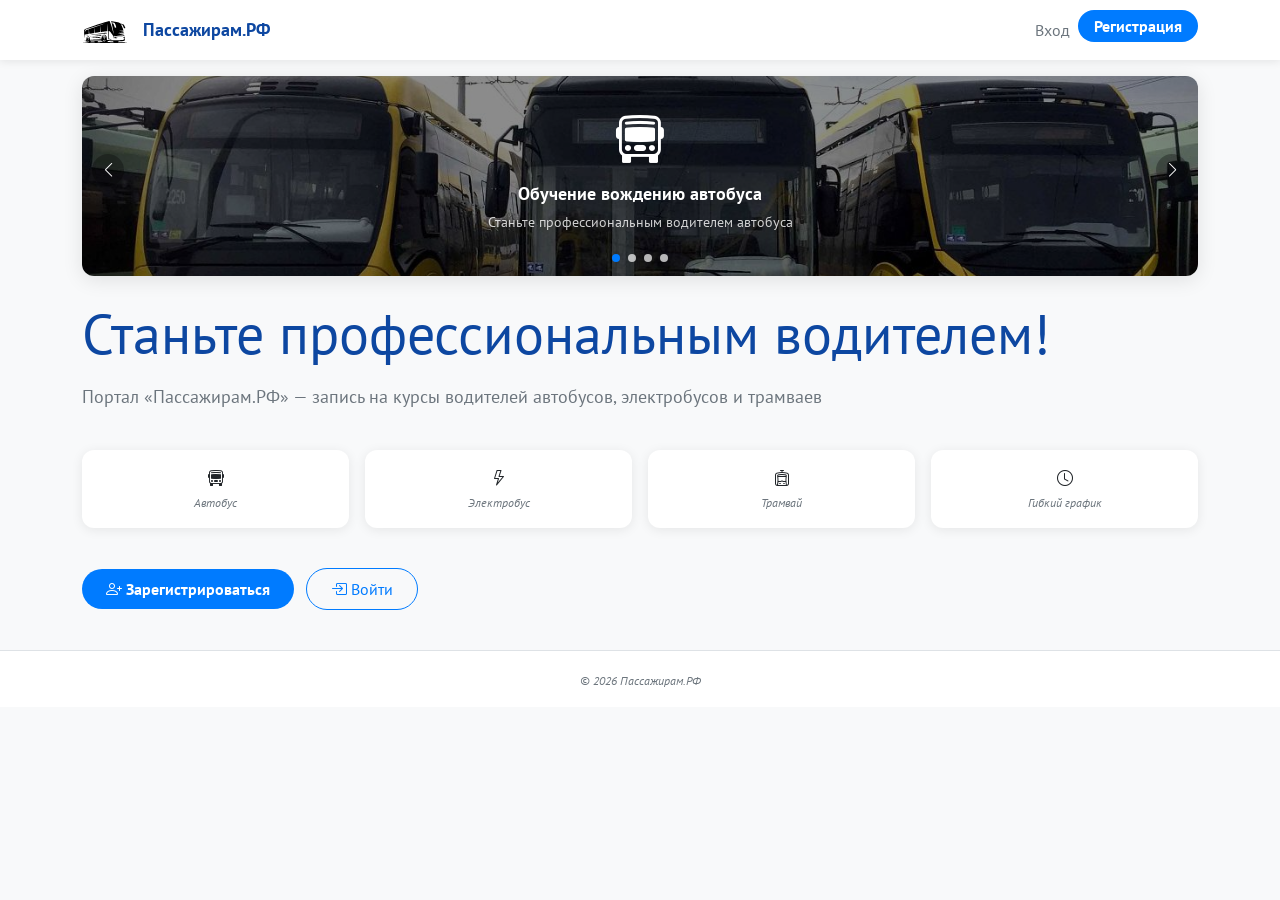
<file: айкина/index.html>
<!DOCTYPE html>
<html lang="ru">
<head>
    <meta charset="UTF-8">
    <meta name="viewport" content="width=device-width, initial-scale=1.0">
    <title>Пассажирам.РФ - Главная</title>
    
    <link href="https://fonts.googleapis.com/css2?family=PT+Sans:wght@400;700&family=PT+Sans:ital@1&display=swap" rel="stylesheet">
    <link href="https://cdn.jsdelivr.net/npm/bootstrap@5.3.0/dist/css/bootstrap.min.css" rel="stylesheet">
    <link rel="stylesheet" href="https://cdn.jsdelivr.net/npm/bootstrap-icons@1.11.0/font/bootstrap-icons.css">
    <link rel="stylesheet" href="https://cdn.jsdelivr.net/npm/swiper@11/swiper-bundle.min.css" />
    <link rel="stylesheet" href="static/css/style.css">
</head>
<body>
    <nav class="navbar navbar-expand-lg" id="mainNav">
        <div class="container">
            <a class="navbar-brand" href="index.html">
                <!-- ЛОГОТИП вместо иконки автобуса -->
                <img src="./img/logo2.svg" alt="Пассажирам.РФ" class="logo-img" style="height: 24px; width: auto; margin-right: 10px;">
                Пассажирам.РФ
            </a>
            <button class="navbar-toggler border-0" type="button" data-bs-toggle="collapse" data-bs-target="#navbarNav">
                <span class="navbar-toggler-icon"></span>
            </button>
            <div class="collapse navbar-collapse" id="navbarNav">
                <ul class="navbar-nav ms-auto">
                    <li class="nav-item">
                        <a class="nav-link" href="templates/login.html">Вход</a>
                    </li>
                    <li class="nav-item">
                        <a class="btn btn-primary btn-sm rounded-pill px-3 text-white" href="templates/register.html">
                            Регистрация
                        </a>
                    </li>
                </ul>
            </div>
        </div>
    </nav>

    <main class="container py-3">
        <!-- СЛАЙДЕР С КАРТИНКАМИ -->
        <div class="swiper mb-4">
            <div class="swiper-wrapper">
                <!-- Слайд 1: Автобус -->
                <div class="swiper-slide" style="background-image: url('./img/avtobys.jpg'); background-size: cover; background-position: center;">
                    <div class="slide-overlay">
                        <div class="slide-content text-center p-4">
                            <i class="bi bi-bus-front" style="font-size: 48px; color: #ffffff;"></i>
                            <h3 class="text-white mt-2">Обучение вождению автобуса</h3>
                            <p class="text-white small" style="opacity: 0.8;">Станьте профессиональным водителем автобуса</p>
                        </div>
                    </div>
                </div>
                
                <!-- Слайд 2: Электробус -->
                <div class="swiper-slide" style="background-image: url('./img/electro.jpg'); background-size: cover; background-position: center;">
                    <div class="slide-overlay">
                        <div class="slide-content text-center p-4">
                            <i class="bi bi-lightning" style="font-size: 48px; color: #ffffff;"></i>
                            <h3 class="text-white mt-2">Электробусы — будущее</h3>
                            <p class="text-white small" style="opacity: 0.8;">Освойте управление современным электробусом</p>
                        </div>
                    </div>
                </div>
                
                <!-- Слайд 3: Трамвай -->
                <div class="swiper-slide" style="background-image: url('./img/1_large.png'); background-size: cover; background-position: center;">
                    <div class="slide-overlay">
                        <div class="slide-content text-center p-4">
                            <i class="bi bi-train-lightrail-front" style="font-size: 48px; color: #ffffff;"></i>
                            <h3 class="text-white mt-2">Курсы вождения трамвая</h3>
                            <p class="text-white small" style="opacity: 0.8;">Надежная профессия в городском транспорте</p>
                        </div>
                    </div>
                </div>
                
                <!-- Слайд 4: Получение прав -->
                <div class="swiper-slide" style="background-image: url('./img/scale_1200.png'); background-size: cover; background-position: center;">
                    <div class="slide-overlay">
                        <div class="slide-content text-center p-4">
                            <i class="bi bi-award" style="font-size: 48px; color: #ffffff;"></i>
                            <h3 class="text-white mt-2">Получите права категории D</h3>
                            <p class="text-white small" style="opacity: 0.8;">Официальное обучение с выдачей удостоверения</p>
                        </div>
                    </div>
                </div>
            </div>
            <div class="swiper-pagination"></div>
            <div class="swiper-button-next"></div>
            <div class="swiper-button-prev"></div>
        </div>

        <div class="row align-items-center">
            <div class="col-12">
                <h1 class="display-4 animate-on-scroll">Станьте профессиональным водителем!</h1>
                <p class="lead mt-3" style="font-size: 18px; color: #6c757d;">
                    Портал «Пассажирам.РФ» — запись на курсы водителей автобусов, электробусов и трамваев
                </p>
                
                <div class="row mt-4 g-3">
                    <div class="col-6 col-md-3 animate-on-scroll">
                        <div class="card text-center p-3">
                            <i class="bi bi-bus-front card-icon"></i>
                            <small class="mt-1">Автобус</small>
                        </div>
                    </div>
                    <div class="col-6 col-md-3 animate-on-scroll" style="animation-delay: 0.1s;">
                        <div class="card text-center p-3">
                            <i class="bi bi-lightning card-icon"></i>
                            <small class="mt-1">Электробус</small>
                        </div>
                    </div>
                    <div class="col-6 col-md-3 animate-on-scroll" style="animation-delay: 0.2s;">
                        <div class="card text-center p-3">
                            <i class="bi bi-train-lightrail-front card-icon"></i>
                            <small class="mt-1">Трамвай</small>
                        </div>
                    </div>
                    <div class="col-6 col-md-3 animate-on-scroll" style="animation-delay: 0.3s;">
                        <div class="card text-center p-3">
                            <i class="bi bi-clock card-icon"></i>
                            <small class="mt-1">Гибкий график</small>
                        </div>
                    </div>
                </div>
                
                <div class="mt-4 animate-on-scroll" style="animation-delay: 0.4s;">
                    <div class="d-grid gap-2 d-sm-block">
                        <a href="templates/register.html" class="btn btn-primary btn-lg rounded-pill px-4 me-2">
                            <i class="bi bi-person-plus"></i> Зарегистрироваться
                        </a>
                        <a href="templates/login.html" class="btn btn-outline-primary btn-lg rounded-pill px-4">
                            <i class="bi bi-box-arrow-in-right"></i> Войти
                        </a>
                    </div>
                </div>
            </div>
        </div>
    </main>

    <footer class="footer">
        <div class="container text-center">
            <small>© 2026 Пассажирам.РФ</small>
        </div>
    </footer>

    <script src="https://cdn.jsdelivr.net/npm/bootstrap@5.3.0/dist/js/bootstrap.bundle.min.js"></script>
    <script src="https://cdn.jsdelivr.net/npm/swiper@11/swiper-bundle.min.js"></script>
    <script src="static/js/main.js"></script>
</body>
</html>
</file>
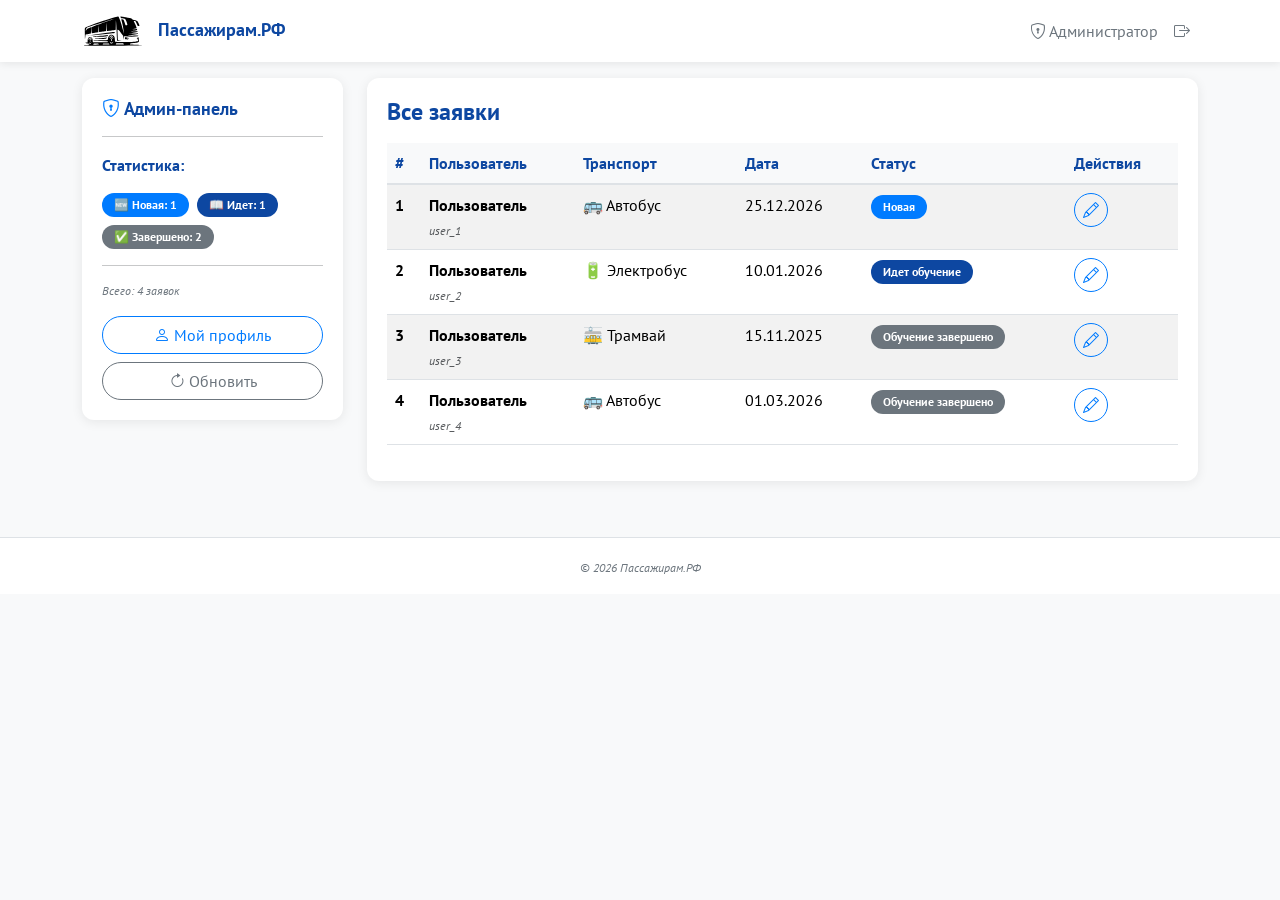
<file: айкина/templates/admin.html>
<!DOCTYPE html>
<html lang="ru">
<head>
    <meta charset="UTF-8">
    <meta name="viewport" content="width=device-width, initial-scale=1.0">
    <title>Пассажирам.РФ - Админ-панель</title>
    
    <link href="https://fonts.googleapis.com/css2?family=PT+Sans:wght@400;700&family=PT+Sans:ital@1&display=swap" rel="stylesheet">
    <link href="https://cdn.jsdelivr.net/npm/bootstrap@5.3.0/dist/css/bootstrap.min.css" rel="stylesheet">
    <link rel="stylesheet" href="https://cdn.jsdelivr.net/npm/bootstrap-icons@1.11.0/font/bootstrap-icons.css">
    <link rel="stylesheet" href="../static/css/style.css">
</head>
<body>
    <nav class="navbar navbar-expand-lg" id="mainNav">
        <div class="container">
            <a class="navbar-brand" href="../index.html">
                <img src="../img/logo2.svg" alt="Пассажирам.РФ" class="logo-img" style="height: 32px; width: auto; margin-right: 10px;">
                Пассажирам.РФ
            </a>
            <button class="navbar-toggler border-0" type="button" data-bs-toggle="collapse" data-bs-target="#navbarNav">
                <span class="navbar-toggler-icon"></span>
            </button>
            <div class="collapse navbar-collapse" id="navbarNav">
                <ul class="navbar-nav ms-auto">
                    <li class="nav-item">
                        <a class="nav-link" href="admin.html">
                            <i class="bi bi-shield-lock"></i> Администратор
                        </a>
                    </li>
                    <li class="nav-item">
                        <a class="nav-link" href="../index.html" onclick="localStorage.removeItem('currentUser')">
                            <i class="bi bi-box-arrow-right"></i>
                        </a>
                    </li>
                </ul>
            </div>
        </div>
    </nav>

    <main class="container py-3">
        <div class="row">
            <div class="col-12 col-lg-3">
                <div class="card animate-on-scroll">
                    <div class="card-body" id="adminStats">
                        <h3 class="mb-3">
                            <i class="bi bi-shield-lock" style="color: #007bff;"></i> Админ-панель
                        </h3>
                        <hr>
                        <div class="mb-3">
                            <p style="font-weight: 700; color: #0d47a1;">Статистика:</p>
                            <div class="d-flex flex-wrap gap-2">
                                <span class="badge badge-status-new">🆕 Новая: <span id="newCount">0</span></span>
                                <span class="badge badge-status-progress">📖 Идет: <span id="progressCount">0</span></span>
                                <span class="badge badge-status-completed">✅ Завершено: <span id="completedCount">0</span></span>
                            </div>
                        </div>
                        <hr>
                        <p class="small-text">Всего: <span id="totalCount">0</span> заявок</p>
                        <a href="profile.html" class="btn btn-outline-primary w-100 rounded-pill">
                            <i class="bi bi-person"></i> Мой профиль
                        </a>
                        <button class="btn btn-outline-secondary w-100 rounded-pill mt-2" onclick="location.reload()">
                            <i class="bi bi-arrow-clockwise"></i> Обновить
                        </button>
                    </div>
                </div>
            </div>
            
            <div class="col-12 col-lg-9">
                <div class="card animate-on-scroll">
                    <div class="card-body">
                        <h2 class="mb-3">Все заявки</h2>
                        
                        <div class="table-responsive">
                            <table class="table table-hover table-striped">
                                <thead>
                                    <tr>
                                        <th>#</th>
                                        <th>Пользователь</th>
                                        <th>Транспорт</th>
                                        <th>Дата</th>
                                        <th>Статус</th>
                                        <th>Действия</th>
                                    </tr>
                                </thead>
                                <tbody id="adminTableBody">
                                    <!-- Заявки будут загружены динамически -->
                                </tbody>
                            </table>
                        </div>
                    </div>
                </div>
            </div>
        </div>
    </main>

    <footer class="footer">
        <div class="container text-center">
            <small>© 2026 Пассажирам.РФ</small>
        </div>
    </footer>

    <script src="https://cdn.jsdelivr.net/npm/bootstrap@5.3.0/dist/js/bootstrap.bundle.min.js"></script>
    <script src="../static/js/main.js"></script>
</body>
</html>
</file>
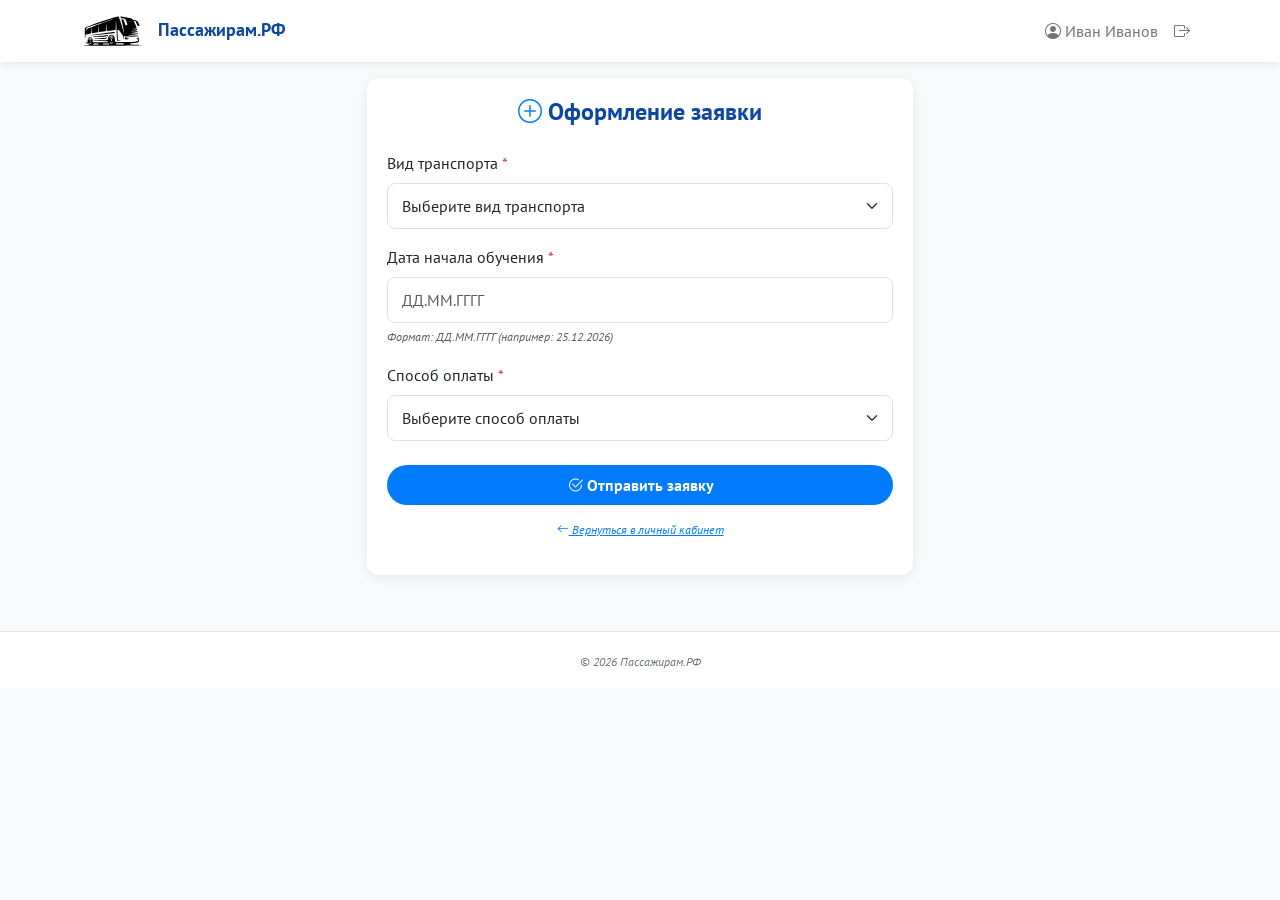
<file: айкина/templates/application.html>
<!DOCTYPE html>
<html lang="ru">
<head>
    <meta charset="UTF-8">
    <meta name="viewport" content="width=device-width, initial-scale=1.0">
    <title>Пассажирам.РФ - Оформление заявки</title>
    
    <link href="https://fonts.googleapis.com/css2?family=PT+Sans:wght@400;700&family=PT+Sans:ital@1&display=swap" rel="stylesheet">
    <link href="https://cdn.jsdelivr.net/npm/bootstrap@5.3.0/dist/css/bootstrap.min.css" rel="stylesheet">
    <link rel="stylesheet" href="https://cdn.jsdelivr.net/npm/bootstrap-icons@1.11.0/font/bootstrap-icons.css">
    <link rel="stylesheet" href="../static/css/style.css">
</head>
<body>
    <nav class="navbar navbar-expand-lg" id="mainNav">
        <div class="container">
            <a class="navbar-brand" href="../index.html">
                <img src="../img/logo2.svg" alt="Пассажирам.РФ" class="logo-img" style="height: 32px; width: auto; margin-right: 10px;">
                Пассажирам.РФ
            </a>
            <button class="navbar-toggler border-0" type="button" data-bs-toggle="collapse" data-bs-target="#navbarNav">
                <span class="navbar-toggler-icon"></span>
            </button>
            <div class="collapse navbar-collapse" id="navbarNav">
                <ul class="navbar-nav ms-auto">
                    <li class="nav-item">
                        <a class="nav-link" href="profile.html">
                            <i class="bi bi-person-circle"></i> <span id="userNameNav">Иван Иванов</span>
                        </a>
                    </li>
                    <li class="nav-item">
                        <a class="nav-link" href="../index.html" onclick="localStorage.removeItem('currentUser')">
                            <i class="bi bi-box-arrow-right"></i>
                        </a>
                    </li>
                </ul>
            </div>
        </div>
    </nav>

    <main class="container py-3">
        <div class="row justify-content-center">
            <div class="col-12 col-md-8 col-lg-6">
                <div class="card">
                    <div class="card-body">
                        <h2 class="text-center mb-4">
                            <i class="bi bi-plus-circle" style="color: #007bff;"></i> 
                            Оформление заявки
                        </h2>
                        
                        <div id="appErrors" class="alert alert-danger d-none">
                            <i class="bi bi-exclamation-triangle"></i>
                            <span id="appErrorMessage"></span>
                        </div>
                        
                        <form id="applicationForm">
                            <div class="mb-3">
                                <label class="form-label">Вид транспорта <span class="text-danger">*</span></label>
                                <select class="form-select" name="transport" required>
                                    <option value="">Выберите вид транспорта</option>
                                    <option value="Автобус">🚌 Автобус</option>
                                    <option value="Электробус">🔋 Электробус</option>
                                    <option value="Трамвай">🚋 Трамвай</option>
                                </select>
                            </div>
                            
                            <div class="mb-3">
                                <label class="form-label">Дата начала обучения <span class="text-danger">*</span></label>
                                <input type="text" id="startDate" class="form-control" 
                                       placeholder="ДД.ММ.ГГГГ" required>
                                <div class="invalid-feedback" id="dateError"></div>
                                <small class="text-muted">Формат: ДД.ММ.ГГГГ (например: 25.12.2026)</small>
                            </div>
                            
                            <div class="mb-4">
                                <label class="form-label">Способ оплаты <span class="text-danger">*</span></label>
                                <select class="form-select" name="payment" required>
                                    <option value="">Выберите способ оплаты</option>
                                    <option value="Наличные">💰 Наличные</option>
                                    <option value="Банковская карта">💳 Банковская карта</option>
                                    <option value="Безналичный расчет">🏦 Безналичный расчет</option>
                                    <option value="Рассрочка">📊 Рассрочка</option>
                                </select>
                            </div>
                            
                            <!-- Кнопка без зеленого цвета, только голубой #007bff -->
                            <button type="submit" class="btn btn-primary w-100 py-2" style="background: #007bff; border: none; color: #ffffff; border-radius: 20px; font-weight: 600;">
                                <i class="bi bi-check2-circle"></i> Отправить заявку
                            </button>
                        </form>
                        
                        <p class="text-center mt-3 small-text">
                            <a href="profile.html" style="color: #007bff;">
                                <i class="bi bi-arrow-left"></i> Вернуться в личный кабинет
                            </a>
                        </p>
                    </div>
                </div>
            </div>
        </div>
    </main>

    <footer class="footer">
        <div class="container text-center">
            <small>© 2026 Пассажирам.РФ</small>
        </div>
    </footer>

    <script src="https://cdn.jsdelivr.net/npm/bootstrap@5.3.0/dist/js/bootstrap.bundle.min.js"></script>
    <script src="../static/js/main.js"></script>
    
    <script>
        document.addEventListener('DOMContentLoaded', function() {
            const userData = JSON.parse(localStorage.getItem('currentUser') || '{}');
            if (userData.fullName) {
                document.querySelectorAll('#userNameNav').forEach(function(el) {
                    el.textContent = userData.fullName;
                });
            }
        });
    </script>
</body>
</html>
</file>
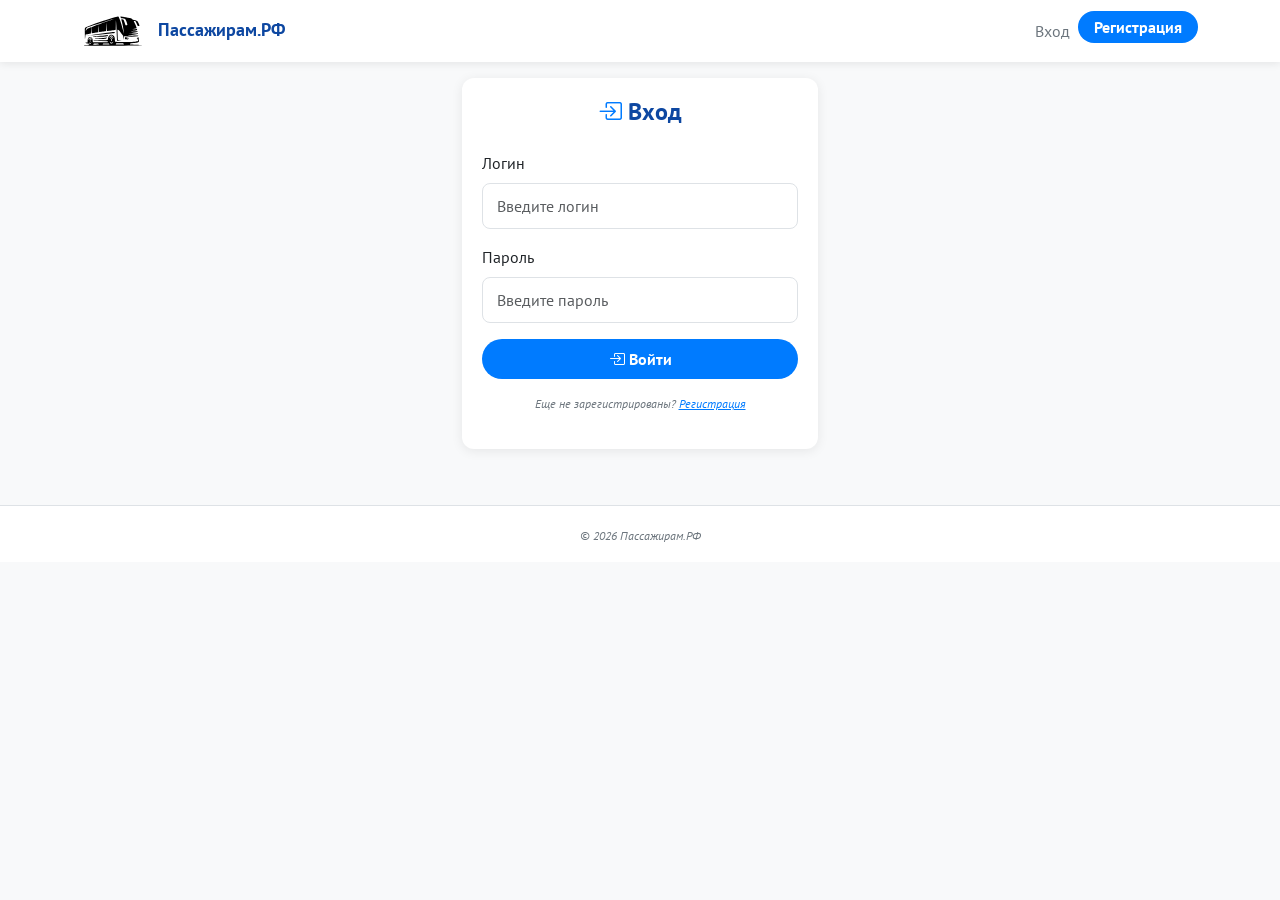
<file: айкина/templates/login.html>
<!DOCTYPE html>
<html lang="ru">
<head>
    <meta charset="UTF-8">
    <meta name="viewport" content="width=device-width, initial-scale=1.0">
    <title>Пассажирам.РФ - Вход</title>
    
    <link href="https://fonts.googleapis.com/css2?family=PT+Sans:wght@400;700&family=PT+Sans:ital@1&display=swap" rel="stylesheet">
    <link href="https://cdn.jsdelivr.net/npm/bootstrap@5.3.0/dist/css/bootstrap.min.css" rel="stylesheet">
    <link rel="stylesheet" href="https://cdn.jsdelivr.net/npm/bootstrap-icons@1.11.0/font/bootstrap-icons.css">
    <link rel="stylesheet" href="../static/css/style.css">
</head>
<body>
    <nav class="navbar navbar-expand-lg" id="mainNav">
        <div class="container">
            <a class="navbar-brand" href="../index.html">
                <img src="../img/logo2.svg" alt="Пассажирам.РФ" class="logo-img" style="height: 32px; width: auto; margin-right: 10px;">
                Пассажирам.РФ
            </a>
            <button class="navbar-toggler border-0" type="button" data-bs-toggle="collapse" data-bs-target="#navbarNav">
                <span class="navbar-toggler-icon"></span>
            </button>
            <div class="collapse navbar-collapse" id="navbarNav">
                <ul class="navbar-nav ms-auto">
                    <li class="nav-item">
                        <a class="nav-link" href="login.html">Вход</a>
                    </li>
                    <li class="nav-item">
                        <a class="btn btn-primary btn-sm rounded-pill px-3 text-white" href="register.html">
                            Регистрация
                        </a>
                    </li>
                </ul>
            </div>
        </div>
    </nav>

    <main class="container py-3">
        <div class="row justify-content-center">
            <div class="col-12 col-md-6 col-lg-4">
                <div class="card animate-on-scroll">
                    <div class="card-body">
                        <h2 class="text-center mb-4">
                            <i class="bi bi-box-arrow-in-right" style="color: #007bff;"></i> Вход
                        </h2>
                        
                        <div id="loginErrors" class="alert alert-danger d-none">
                            <i class="bi bi-exclamation-triangle"></i>
                            <span id="loginErrorMessage"></span>
                        </div>
                        
                        <form id="loginForm">
                            <div class="mb-3">
                                <label class="form-label">Логин</label>
                                <input type="text" id="loginInput" class="form-control" placeholder="Введите логин" required>
                                <div class="invalid-feedback" id="loginInputError"></div>
                            </div>
                            
                            <div class="mb-3">
                                <label class="form-label">Пароль</label>
                                <input type="password" id="passwordInput" class="form-control" placeholder="Введите пароль" required>
                                <div class="invalid-feedback" id="passwordInputError"></div>
                            </div>
                            
                            <button type="submit" class="btn btn-primary w-100 rounded-pill py-2">
                                <i class="bi bi-box-arrow-in-right"></i> Войти
                            </button>
                        </form>
                        
                        <p class="text-center mt-3 small-text">
                            Еще не зарегистрированы? 
                            <a href="register.html" style="color: #007bff;">Регистрация</a>
                        </p>
                    </div>
                </div>
            </div>
        </div>
    </main>

    <footer class="footer">
        <div class="container text-center">
            <small>© 2026 Пассажирам.РФ</small>
        </div>
    </footer>

    <script src="https://cdn.jsdelivr.net/npm/bootstrap@5.3.0/dist/js/bootstrap.bundle.min.js"></script>
    <script src="../static/js/main.js"></script>
</body>
</html>
</file>
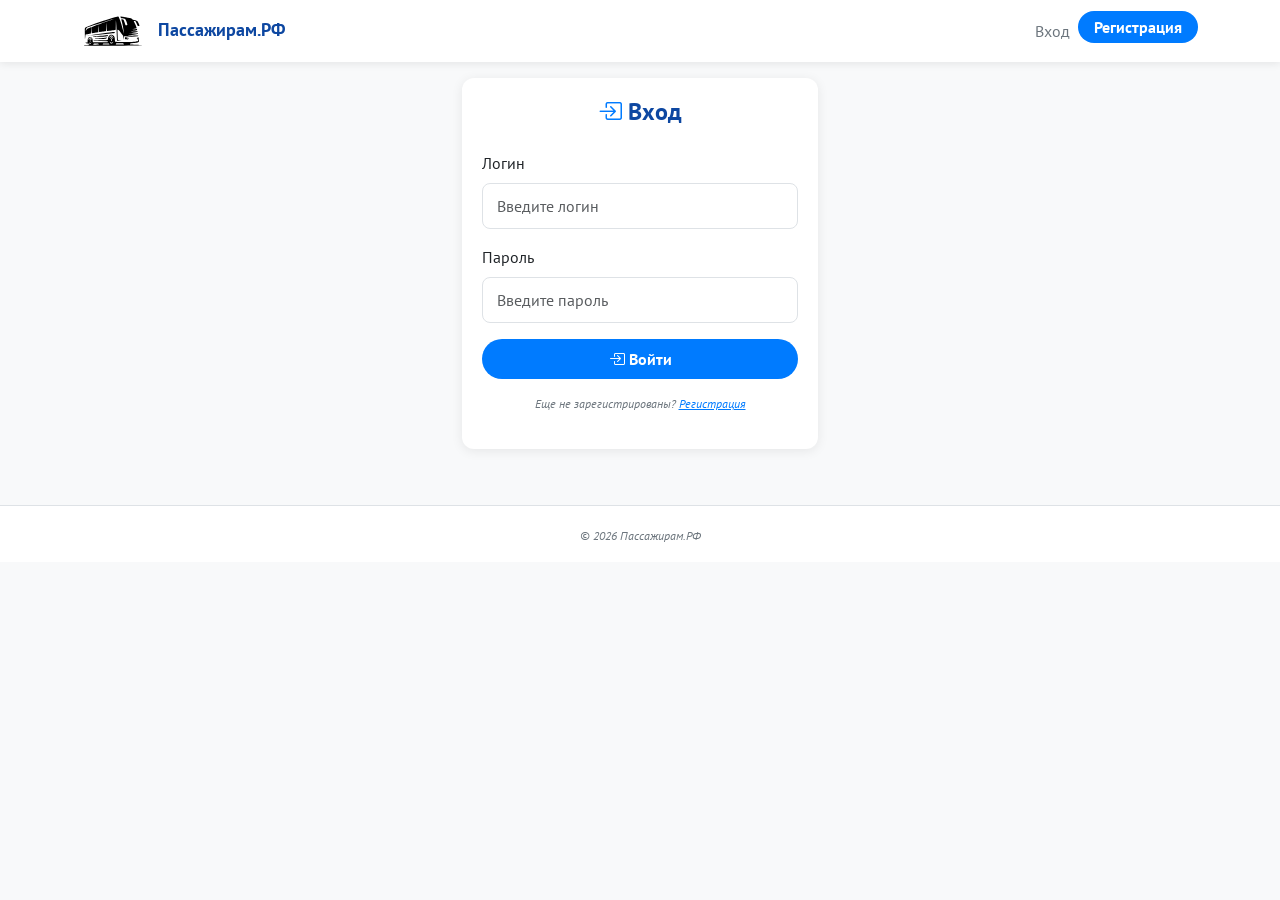
<file: айкина/templates/profile.html>
<!DOCTYPE html>
<html lang="ru">
<head>
    <meta charset="UTF-8">
    <meta name="viewport" content="width=device-width, initial-scale=1.0">
    <title>Пассажирам.РФ - Личный кабинет</title>
    
    <link href="https://fonts.googleapis.com/css2?family=PT+Sans:wght@400;700&family=PT+Sans:ital@1&display=swap" rel="stylesheet">
    <link href="https://cdn.jsdelivr.net/npm/bootstrap@5.3.0/dist/css/bootstrap.min.css" rel="stylesheet">
    <link rel="stylesheet" href="https://cdn.jsdelivr.net/npm/bootstrap-icons@1.11.0/font/bootstrap-icons.css">
    <link rel="stylesheet" href="https://cdn.jsdelivr.net/npm/swiper@11/swiper-bundle.min.css" />
    <link rel="stylesheet" href="../static/css/style.css">
</head>
<body>
    <nav class="navbar navbar-expand-lg" id="mainNav">
        <div class="container">
            <a class="navbar-brand" href="../index.html">
                <img src="../img/logo2.svg" alt="Пассажирам.РФ" style="height: 32px; width: auto; margin-right: 10px;">
                Пассажирам.РФ
            </a>
            <button class="navbar-toggler border-0" type="button" data-bs-toggle="collapse" data-bs-target="#navbarNav">
                <span class="navbar-toggler-icon"></span>
            </button>
            <div class="collapse navbar-collapse" id="navbarNav">
                <ul class="navbar-nav ms-auto">
                    <li class="nav-item">
                        <a class="nav-link" href="profile.html">
                            <i class="bi bi-person-circle"></i> <span id="userNameNav">Гость</span>
                        </a>
                    </li>
                    <li class="nav-item">
                        <a class="nav-link" href="../index.html" onclick="localStorage.removeItem('currentUser')">
                            <i class="bi bi-box-arrow-right"></i>
                        </a>
                    </li>
                </ul>
            </div>
        </div>
    </nav>

    <main class="container py-3">
        <!-- Слайдер -->
        <div class="swiper mb-4">
            <div class="swiper-wrapper">
                <div class="swiper-slide" style="background-image: url('../img/avtobys.jpg'); background-size: cover; background-position: center;">
                    <div class="slide-overlay">
                        <div class="slide-content text-center p-3">
                            <i class="bi bi-mortarboard" style="font-size: 30px; color: #ffffff;"></i>
                            <h4 style="color: #ffffff; margin-top: 4px;">Обучение водителей</h4>
                            <p style="color: #ffffff; opacity: 0.8; font-size: 12px;">Повышайте квалификацию</p>
                        </div>
                    </div>
                </div>
                <div class="swiper-slide" style="background-image: url('../img/electro.jpg'); background-size: cover; background-position: center;">
                    <div class="slide-overlay">
                        <div class="slide-content text-center p-3">
                            <i class="bi bi-award" style="font-size: 30px; color: #ffffff;"></i>
                            <h4 style="color: #ffffff; margin-top: 4px;">Получите права</h4>
                            <p style="color: #ffffff; opacity: 0.8; font-size: 12px;">Категория D, D1, E</p>
                        </div>
                    </div>
                </div>
                <div class="swiper-slide" style="background-image: url('../img/1_large.png'); background-size: cover; background-position: center;">
                    <div class="slide-overlay">
                        <div class="slide-content text-center p-3">
                            <i class="bi bi-building" style="font-size: 30px; color: #ffffff;"></i>
                            <h4 style="color: #ffffff; margin-top: 4px;">Трудоустройство</h4>
                            <p style="color: #ffffff; opacity: 0.8; font-size: 12px;">Помощь в трудоустройстве</p>
                        </div>
                    </div>
                </div>
                <div class="swiper-slide" style="background-image: url('../img/scale_1200.png'); background-size: cover; background-position: center;">
                    <div class="slide-overlay">
                        <div class="slide-content text-center p-3">
                            <i class="bi bi-people" style="font-size: 30px; color: #ffffff;"></i>
                            <h4 style="color: #ffffff; margin-top: 4px;">Сообщество</h4>
                            <p style="color: #ffffff; opacity: 0.8; font-size: 12px;">Общайтесь с коллегами</p>
                        </div>
                    </div>
                </div>
            </div>
            <div class="swiper-pagination"></div>
            <div class="swiper-button-next"></div>
            <div class="swiper-button-prev"></div>
        </div>

        <div class="row">
            <div class="col-12 col-lg-4">
                <div class="card">
                    <div class="card-body">
                        <h3 class="mb-3">
                            <i class="bi bi-person-circle" style="color: #007bff;"></i> 
                            <span id="userName">Гость</span>
                        </h3>
                        <hr>
                        <p><strong>Логин:</strong> <span id="userLogin">—</span></p>
                        <p><strong>Email:</strong> <span id="userEmail">—</span></p>
                        <p><strong>Телефон:</strong> <span id="userPhone">—</span></p>
                        <p><strong>Дата рождения:</strong> <span id="userBirthDate">—</span></p>
                        <p><strong>Зарегистрирован:</strong> <span id="userRegDate">—</span></p>
                    </div>
                </div>
                <div class="d-grid gap-2 mt-3">
                    <a href="application.html" class="btn btn-primary py-2">
                        <i class="bi bi-plus-circle"></i> Новая заявка
                    </a>
                </div>
            </div>
            
            <div class="col-12 col-lg-8">
                <ul class="nav nav-tabs" id="profileTabs" role="tablist">
                    <li class="nav-item">
                        <button class="nav-link active" data-bs-toggle="tab" data-bs-target="#applications">
                            <i class="bi bi-list-check"></i> Мои заявки (<span id="appsCount">0</span>)
                        </button>
                    </li>
                    <li class="nav-item">
                        <button class="nav-link" data-bs-toggle="tab" data-bs-target="#feedbacks">
                            <i class="bi bi-star"></i> Мои отзывы (<span id="fbCount">0</span>)
                        </button>
                    </li>
                </ul>
                
                <div class="tab-content mt-3">
                    <div class="tab-pane fade show active" id="applications">
                        <div id="applicationsContainer"></div>
                    </div>
                    <div class="tab-pane fade" id="feedbacks">
                        <div id="feedbacksContainer"></div>
                    </div>
                </div>
            </div>
        </div>
    </main>

    <footer class="footer">
        <div class="container text-center">
            <small>© 2026 Пассажирам.РФ</small>
        </div>
    </footer>

    <script src="https://cdn.jsdelivr.net/npm/bootstrap@5.3.0/dist/js/bootstrap.bundle.min.js"></script>
    <script src="https://cdn.jsdelivr.net/npm/swiper@11/swiper-bundle.min.js"></script>
    <script src="../static/js/main.js"></script>
</body>
</html>
</file>
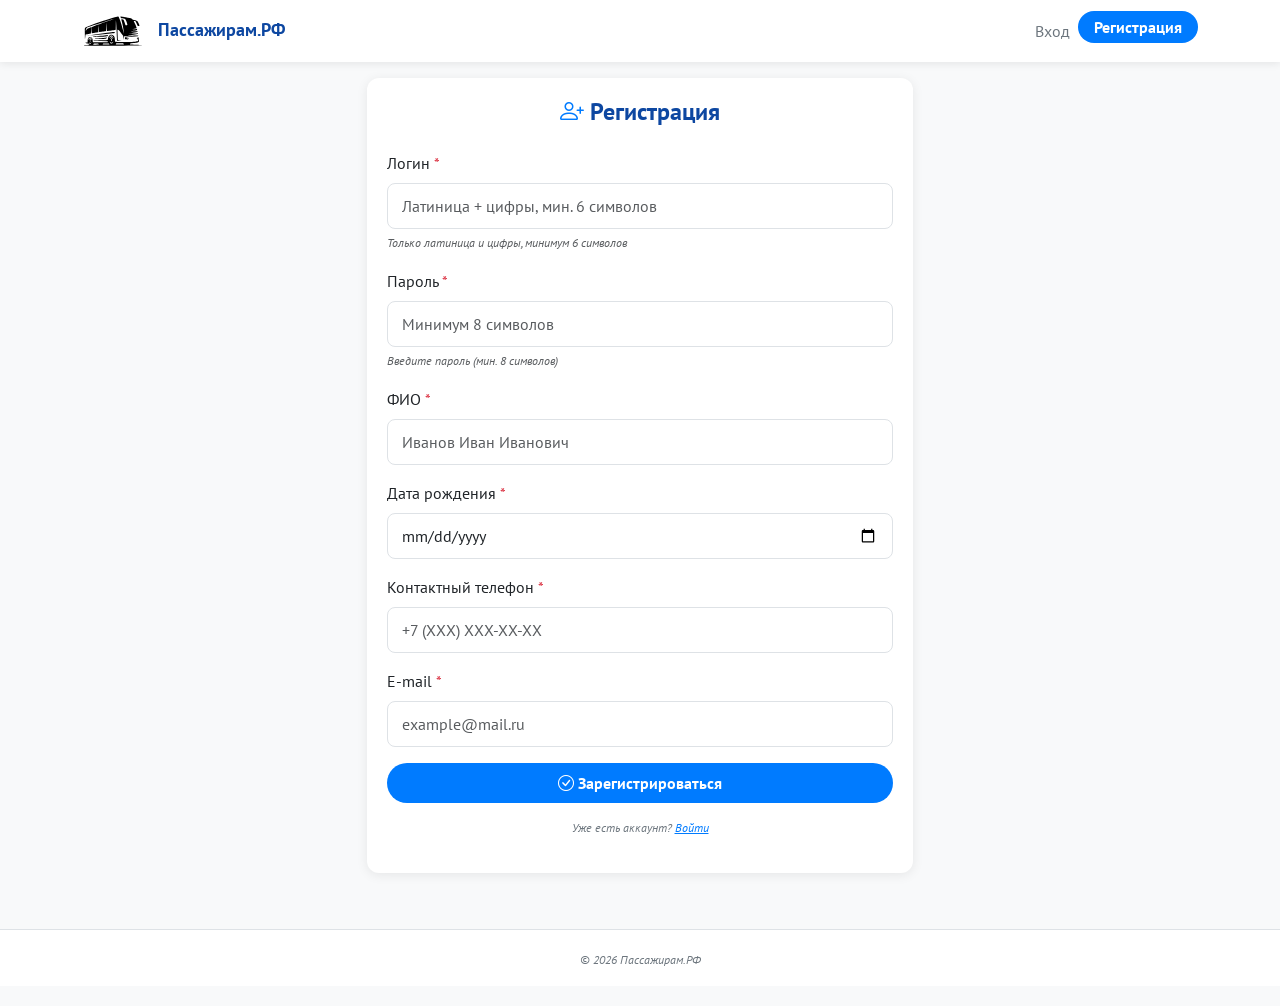
<file: айкина/templates/register.html>
<!DOCTYPE html>
<html lang="ru">
<head>
    <meta charset="UTF-8">
    <meta name="viewport" content="width=device-width, initial-scale=1.0">
    <title>Пассажирам.РФ - Регистрация</title>
    
    <link href="https://fonts.googleapis.com/css2?family=PT+Sans:wght@400;700&family=PT+Sans:ital@1&display=swap" rel="stylesheet">
    <link href="https://cdn.jsdelivr.net/npm/bootstrap@5.3.0/dist/css/bootstrap.min.css" rel="stylesheet">
    <link rel="stylesheet" href="https://cdn.jsdelivr.net/npm/bootstrap-icons@1.11.0/font/bootstrap-icons.css">
    <link rel="stylesheet" href="../static/css/style.css">
</head>
<body>
    <nav class="navbar navbar-expand-lg" id="mainNav">
        <div class="container">
            <a class="navbar-brand" href="../index.html">
                <img src="../img/logo2.svg" alt="Пассажирам.РФ" class="logo-img" style="height: 32px; width: auto; margin-right: 10px;">
                Пассажирам.РФ
            </a>
            <button class="navbar-toggler border-0" type="button" data-bs-toggle="collapse" data-bs-target="#navbarNav">
                <span class="navbar-toggler-icon"></span>
            </button>
            <div class="collapse navbar-collapse" id="navbarNav">
                <ul class="navbar-nav ms-auto">
                    <li class="nav-item">
                        <a class="nav-link" href="login.html">Вход</a>
                    </li>
                    <li class="nav-item">
                        <a class="btn btn-primary btn-sm rounded-pill px-3 text-white" href="register.html">
                            Регистрация
                        </a>
                    </li>
                </ul>
            </div>
        </div>
    </nav>

    <main class="container py-3">
        <div class="row justify-content-center">
            <div class="col-12 col-md-8 col-lg-6">
                <div class="card animate-on-scroll">
                    <div class="card-body">
                        <h2 class="text-center mb-4">
                            <i class="bi bi-person-plus" style="color: #007bff;"></i> Регистрация
                        </h2>
                        
                        <div id="registerErrors" class="alert alert-danger d-none">
                            <i class="bi bi-exclamation-triangle"></i>
                            <span id="errorMessage"></span>
                        </div>
                        
                        <form id="registerForm">
                            <div class="mb-3">
                                <label class="form-label">Логин <span class="text-danger">*</span></label>
                                <input type="text" id="login" class="form-control" 
                                       placeholder="Латиница + цифры, мин. 6 символов" required>
                                <div class="invalid-feedback" id="loginError"></div>
                                <small class="text-muted">Только латиница и цифры, минимум 6 символов</small>
                            </div>
                            
                            <div class="mb-3">
                                <label class="form-label">Пароль <span class="text-danger">*</span></label>
                                <input type="password" id="password" class="form-control" 
                                       placeholder="Минимум 8 символов" required>
                                <div class="invalid-feedback" id="passwordError"></div>
                                <small class="text-muted" id="passwordHelp">Введите пароль (мин. 8 символов)</small>
                            </div>
                            
                            <div class="mb-3">
                                <label class="form-label">ФИО <span class="text-danger">*</span></label>
                                <input type="text" id="fullName" class="form-control" placeholder="Иванов Иван Иванович" required>
                            </div>
                            
                            <div class="mb-3">
                                <label class="form-label">Дата рождения <span class="text-danger">*</span></label>
                                <input type="date" id="birthDate" class="form-control" required>
                            </div>
                            
                            <div class="mb-3">
                                <label class="form-label">Контактный телефон <span class="text-danger">*</span></label>
                                <input type="tel" id="phone" class="form-control" placeholder="+7 (XXX) XXX-XX-XX" required>
                                <div class="invalid-feedback" id="phoneError"></div>
                            </div>
                            
                            <div class="mb-3">
                                <label class="form-label">E-mail <span class="text-danger">*</span></label>
                                <input type="email" id="email" class="form-control" placeholder="example@mail.ru" required>
                                <div class="invalid-feedback" id="emailError"></div>
                            </div>
                            
                            <button type="submit" class="btn btn-primary w-100 rounded-pill py-2">
                                <i class="bi bi-check-circle"></i> Зарегистрироваться
                            </button>
                        </form>
                        
                        <p class="text-center mt-3 small-text">
                            Уже есть аккаунт? 
                            <a href="login.html" style="color: #007bff;">Войти</a>
                        </p>
                    </div>
                </div>
            </div>
        </div>
    </main>

    <footer class="footer">
        <div class="container text-center">
            <small>© 2026 Пассажирам.РФ</small>
        </div>
    </footer>

    <script src="https://cdn.jsdelivr.net/npm/bootstrap@5.3.0/dist/js/bootstrap.bundle.min.js"></script>
    <script src="../static/js/main.js"></script>
</body>
</html>
</file>
<file: айкина/static/css/style.css>
/* ========================================
   РУКОВОДСТВО ПО СТИЛЮ - Пассажирам.РФ
   Цвета: #007bff, #0d47a1, #6c757d, #f8f9fa, #ffffff
   Шрифт: PT Sans
   ======================================== */

* {
    font-family: 'PT Sans', sans-serif;
    box-sizing: border-box;
}

body {
    background-color: #f8f9fa;
    color: #212529;
    font-size: 16px;
    padding-bottom: 20px;
}

:root {
    --primary-blue: #007bff;
    --dark-blue: #0d47a1;
    --gray: #6c757d;
    --bg-light: #f8f9fa;
    --white: #ffffff;
}

/* ===== ШРИФТЫ ===== */
h1 {
    font-size: 36px;
    font-weight: 700;
    font-family: 'PT Sans', sans-serif;
    color: #0d47a1;
}

h2 {
    font-size: 24px;
    font-weight: 700;
    font-family: 'PT Sans', sans-serif;
    color: #0d47a1;
}

h3 {
    font-size: 18px;
    font-weight: 700;
    font-family: 'PT Sans', sans-serif;
    color: #0d47a1;
}

h4 {
    font-size: 16px;
    font-weight: 700;
    font-family: 'PT Sans', sans-serif;
    color: #0d47a1;
}

p, .main-text, .nav-link, .form-label, .btn, .card-text, .lead {
    font-size: 16px;
    font-family: 'PT Sans', sans-serif;
}

small, .text-muted, .small-text, .form-text, .help-text, .invalid-feedback {
    font-size: 12px;
    font-family: 'PT Sans', sans-serif;
    font-style: italic;
    color: #6c757d;
}

/* ===== НАВИГАЦИЯ ===== */
.navbar {
    background: #ffffff !important;
    box-shadow: 0 2px 8px rgba(0, 0, 0, 0.08);
    padding: 10px 0;
}

.navbar-brand {
    color: #0d47a1 !important;
    font-weight: 700;
    font-size: 18px;
}

.navbar-brand i {
    color: #007bff;
}

.nav-link {
    color: #6c757d !important;
}

.nav-link:hover {
    color: #007bff !important;
}

/* ===== КАРТОЧКИ ===== */
.card {
    background: #ffffff;
    border: none;
    border-radius: 12px;
    box-shadow: 0 2px 12px rgba(0, 0, 0, 0.08);
    margin-bottom: 16px;
}

.card-body {
    padding: 20px;
}

/* ===== КНОПКИ (ТОЛЬКО ГОЛУБОЙ) ===== */
.btn-primary {
    background: #007bff;
    border: none;
    color: #ffffff;
    border-radius: 20px;
    font-weight: 600;
}

.btn-primary:hover {
    background: #0d47a1;
    border: none;
    color: #ffffff;
}

.btn-outline-primary {
    color: #007bff;
    border-color: #007bff;
    background: transparent;
    border-radius: 20px;
}

.btn-outline-primary:hover {
    background: #007bff;
    border-color: #007bff;
    color: #ffffff;
}

/* ===== ФОРМЫ ===== */
.form-control,
.form-select {
    border-radius: 8px;
    border: 1px solid #dee2e6;
    font-size: 16px;
    padding: 10px 14px;
}

.form-control:focus,
.form-select:focus {
    border-color: #007bff;
    box-shadow: 0 0 0 0.2rem rgba(0, 123, 255, 0.15);
}

.form-control.is-invalid,
.form-select.is-invalid {
    border-color: #dc3545;
}

.invalid-feedback {
    font-size: 12px;
    font-style: italic;
    color: #dc3545;
}

/* ===== СТАТУСЫ (ТОЛЬКО ПО РУКОВОДСТВУ) ===== */
.badge {
    padding: 6px 12px;
    border-radius: 20px;
    font-size: 12px;
    font-family: 'PT Sans', sans-serif;
}

/* Новая - голубой #007bff */
.badge-status-new {
    background: #007bff;
    color: #ffffff;
}

/* Идет обучение - темно-синий #0d47a1 */
.badge-status-progress {
    background: #0d47a1;
    color: #ffffff;
}

/* Обучение завершено - серый #6c757d */
.badge-status-completed {
    background: #6c757d;
    color: #ffffff;
}

/* Отзыв оставлен - голубой #007bff */
.badge-status-feedback {
    background: #007bff;
    color: #ffffff;
}

/* ===== СЛАЙДЕР ===== */
.swiper {
    width: 100%;
    height: 200px;
    border-radius: 12px;
    overflow: hidden;
    box-shadow: 0 4px 20px rgba(0, 0, 0, 0.1);
}

.swiper-slide {
    position: relative;
    display: flex;
    align-items: center;
    justify-content: center;
    background-size: cover;
    background-position: center;
    background-repeat: no-repeat;
}

.swiper-slide .slide-overlay {
    position: absolute;
    top: 0;
    left: 0;
    width: 100%;
    height: 100%;
    background: rgba(0, 0, 0, 0.45);
    display: flex;
    align-items: center;
    justify-content: center;
    z-index: 1;
}

.slide-overlay .slide-content {
    position: relative;
    z-index: 2;
    width: 100%;
}

.swiper-button-next,
.swiper-button-prev {
    color: #ffffff;
    background: rgba(0, 0, 0, 0.3);
    width: 32px;
    height: 32px;
    border-radius: 50%;
    z-index: 10;
}

.swiper-button-next:hover,
.swiper-button-prev:hover {
    background: rgba(0, 0, 0, 0.5);
}

.swiper-button-next:after,
.swiper-button-prev:after {
    font-size: 14px;
}

.swiper-pagination-bullet {
    background: #ffffff;
    opacity: 0.7;
}

.swiper-pagination-bullet-active {
    background: #007bff;
    opacity: 1;
}

/* ===== ТАБЛИЦЫ ===== */
.table th {
    background: #f8f9fa;
    border-bottom: 2px solid #dee2e6;
    font-weight: 700;
    color: #0d47a1;
}

.table-hover tbody tr:hover {
    background: rgba(0, 123, 255, 0.05);
}

/* ===== ПАГИНАЦИЯ ===== */
.pagination .page-link {
    border: none;
    color: #007bff;
    background: transparent;
}

.pagination .page-link:hover {
    background: #007bff;
    color: #ffffff;
}

.pagination .page-item.active .page-link {
    background: #007bff;
    color: #ffffff;
    border-radius: 50%;
}

.pagination .page-item.disabled .page-link {
    color: #6c757d;
}

/* ===== МОДАЛЬНЫЕ ОКНА ===== */
.modal-content {
    border: none;
    border-radius: 12px;
    box-shadow: 0 20px 60px rgba(0, 0, 0, 0.15);
}

/* ===== ТАБЫ ===== */
.nav-tabs .nav-link {
    border: none;
    color: #6c757d;
    font-weight: 600;
    border-radius: 8px 8px 0 0;
}

.nav-tabs .nav-link:hover {
    color: #007bff;
    background: rgba(0, 123, 255, 0.05);
}

.nav-tabs .nav-link.active {
    color: #007bff;
    background: #ffffff;
    border-bottom: 3px solid #007bff;
}

/* ===== ФУТЕР ===== */
.footer {
    background: #ffffff;
    border-top: 1px solid #dee2e6;
    padding: 16px 0;
    margin-top: 24px;
}

/* ===== МОБИЛЬНАЯ АДАПТАЦИЯ ===== */
@media (max-width: 768px) {
    h1 { font-size: 28px; }
    h2 { font-size: 20px; }
    h3 { font-size: 16px; }
    
    .card-body { padding: 16px; }
    .container { padding: 0 12px; }
    .swiper { height: 150px; }
}

@media (max-width: 576px) {
    h1 { font-size: 24px; }
    h2 { font-size: 18px; }
    
    .swiper { height: 130px; }
    .swiper-slide { font-size: 14px; }
}
</file>
